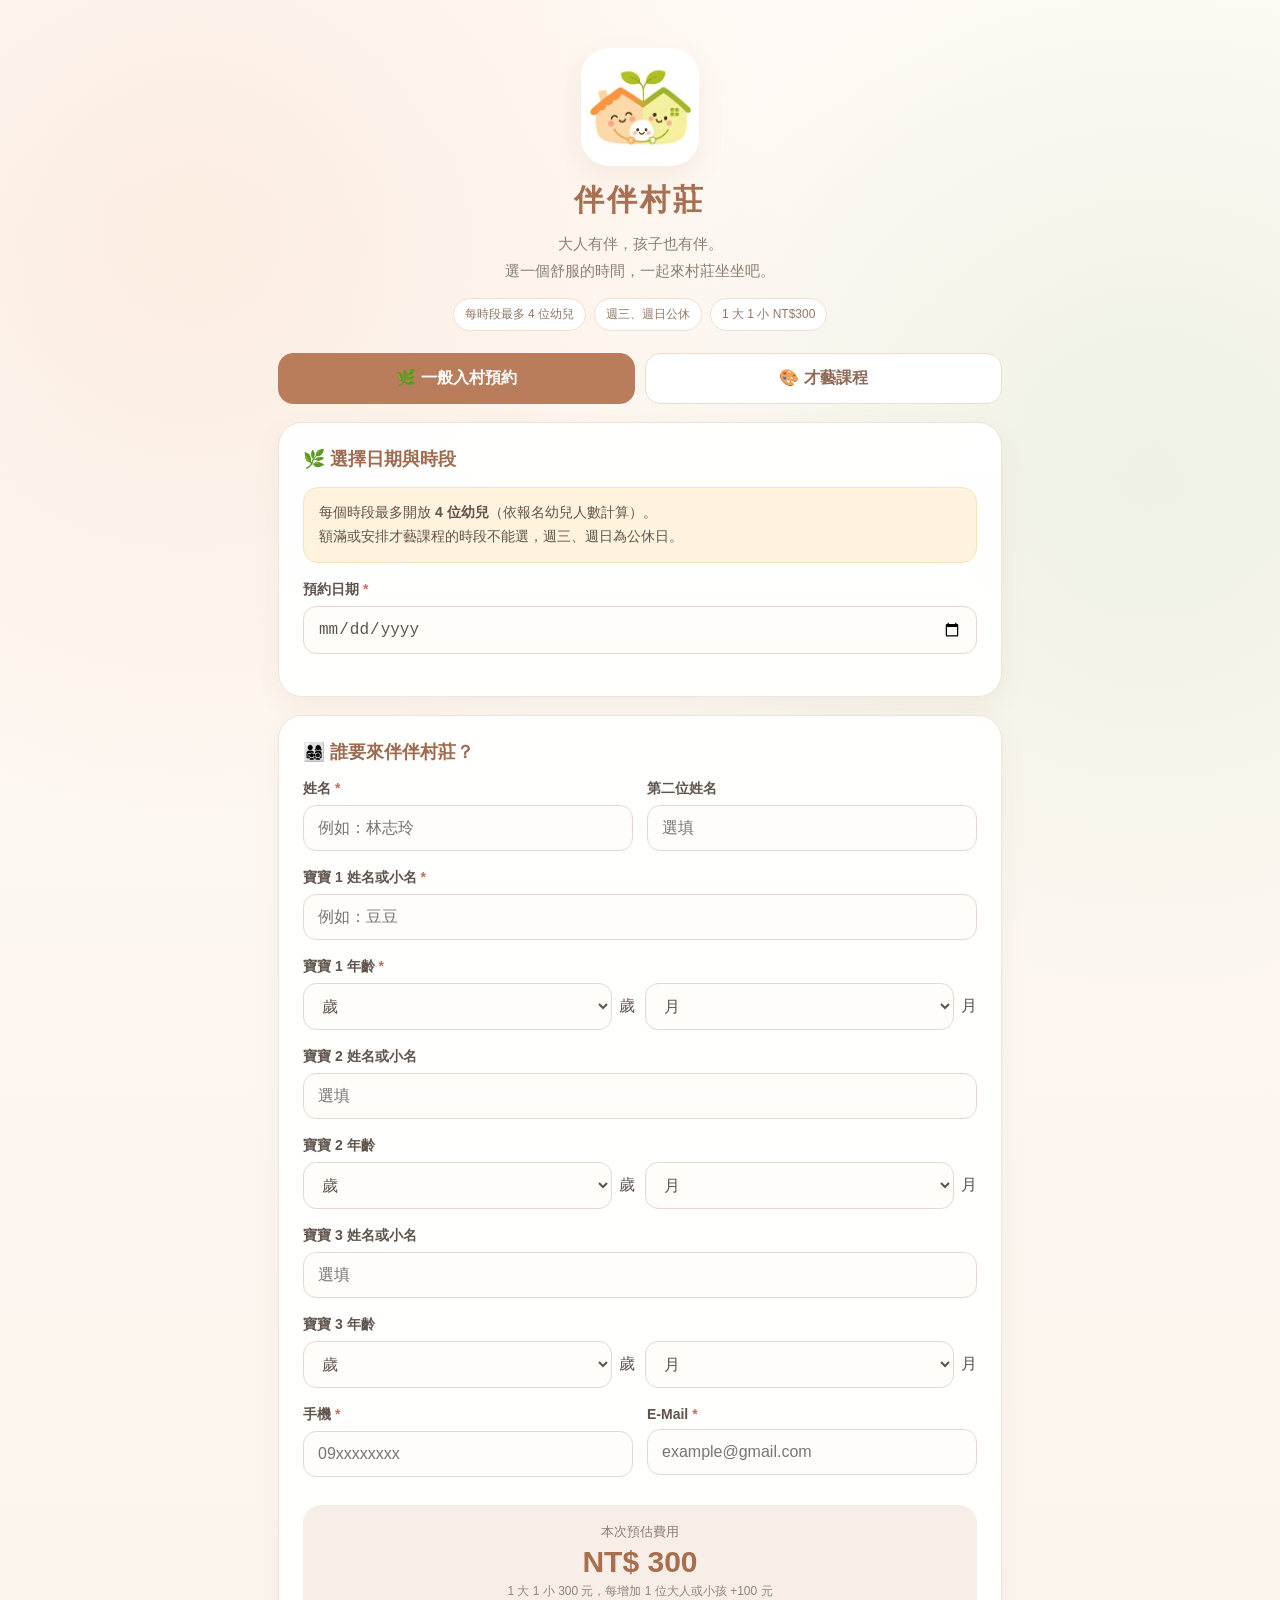
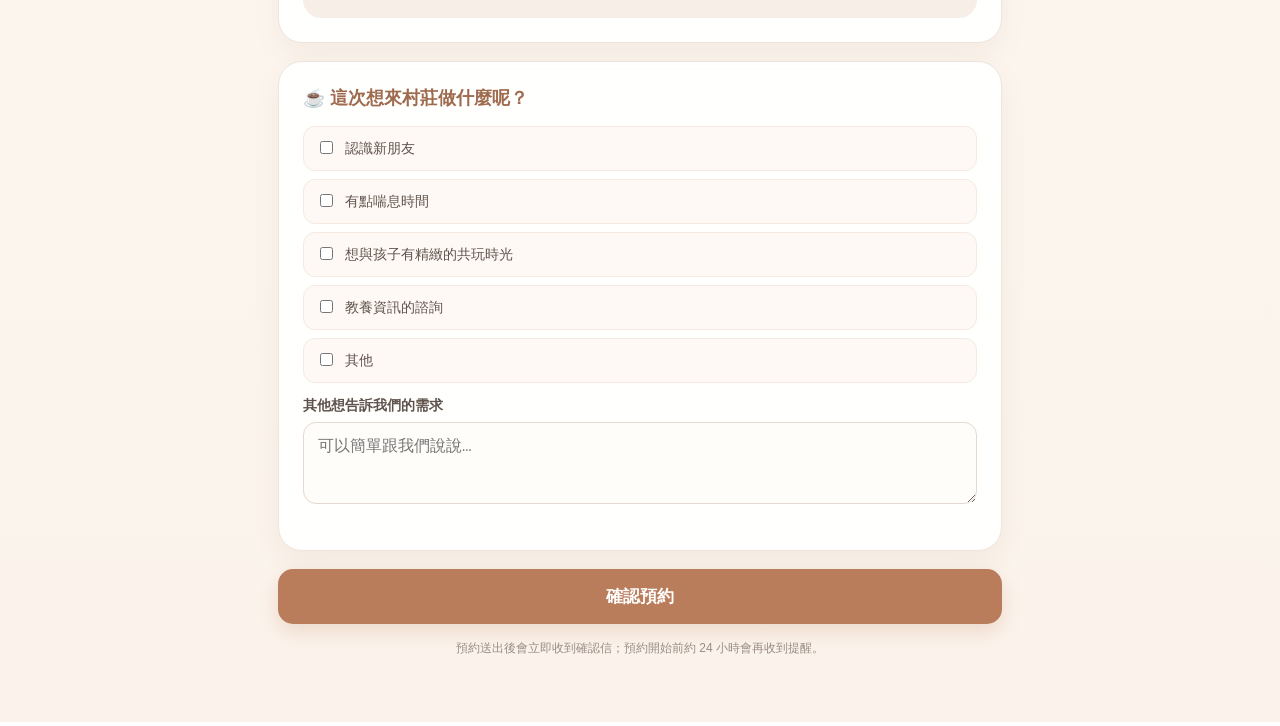
<file: index.html>
<!DOCTYPE html>
<html lang="zh-Hant">
<head>
<meta charset="UTF-8">
<meta name="viewport" content="width=device-width,initial-scale=1">
<title>伴伴村莊｜預約</title>
<link rel="icon" href="logo.jpg">
<link rel="stylesheet" href="style.css">
</head>
<body>
<div class="wrapper">
  <div class="hero">
    <img class="logo" src="logo.jpg" alt="伴伴村莊 Logo">
    <h1>伴伴村莊</h1>
    <div class="subtitle">大人有伴，孩子也有伴。<br>選一個舒服的時間，一起來村莊坐坐吧。</div>
    <div class="badges">
      <span class="badge" id="badgeCapacity">每時段最多 4 位幼兒</span>
      <span class="badge">週三、週日公休</span>
      <span class="badge">1 大 1 小 NT$300</span>
    </div>
  </div>

  <div id="bookingArea">
    <div class="tabs">
      <button type="button" class="tab active" id="tabGeneral" onclick="switchMode('general')">🌿 一般入村預約</button>
      <button type="button" class="tab" id="tabCourse" onclick="switchMode('course')">🎨 才藝課程</button>
    </div>

    <!-- 一般預約：日期與時段 -->
    <div class="card" id="generalPick">
      <div class="section-title">🌿 選擇日期與時段</div>
      <div class="notice" id="generalNotice">每個時段最多開放 <strong>4 位幼兒</strong>（依報名幼兒人數計算）。<br>額滿或安排才藝課程的時段不能選，週三、週日為公休日。</div>
      <div class="field">
        <label>預約日期 <span class="required">*</span></label>
        <input type="date" id="bookingDate" onchange="loadAvailability()">
      </div>
      <div id="dateMessage"></div>
      <div id="slots" class="slots"></div>
    </div>

    <!-- 才藝課程：選課 -->
    <div class="card hidden" id="coursePick">
      <div class="section-title">🎨 選擇才藝課程</div>
      <div class="notice">課程名額以<strong>幼兒人數</strong>計算，費用依報名幼兒人數計算，陪同大人不另收費。</div>
      <div id="courseList" class="course-list"><div class="loading-box">正在讀取課程……</div></div>
    </div>

    <!-- 共用：報名資料 -->
    <div class="card">
      <div class="section-title">👨‍👩‍👧‍👦 誰要來伴伴村莊？</div>
      <div class="grid2">
        <div class="field"><label>姓名 <span class="required">*</span></label><input id="parent1" placeholder="例如：林志玲" maxlength="50"></div>
        <div class="field"><label>第二位姓名</label><input id="parent2" placeholder="選填" maxlength="50" oninput="updatePrice()"></div>
      </div>

      <div class="field"><label>寶寶 1 姓名或小名 <span class="required">*</span></label><input id="baby1" placeholder="例如：豆豆" maxlength="30" oninput="updatePrice()"></div>
      <div class="field"><label>寶寶 1 年齡 <span class="required">*</span></label><div class="age-selects"><div class="age-select-wrap"><select id="baby1AgeY"></select><span>歲</span></div><div class="age-select-wrap"><select id="baby1AgeM"></select><span>月</span></div></div></div>

      <div class="field"><label>寶寶 2 姓名或小名</label><input id="baby2" placeholder="選填" maxlength="30" oninput="updatePrice()"></div>
      <div class="field"><label>寶寶 2 年齡</label><div class="age-selects"><div class="age-select-wrap"><select id="baby2AgeY"></select><span>歲</span></div><div class="age-select-wrap"><select id="baby2AgeM"></select><span>月</span></div></div></div>

      <div class="field"><label>寶寶 3 姓名或小名</label><input id="baby3" placeholder="選填" maxlength="30" oninput="updatePrice()"></div>
      <div class="field"><label>寶寶 3 年齡</label><div class="age-selects"><div class="age-select-wrap"><select id="baby3AgeY"></select><span>歲</span></div><div class="age-select-wrap"><select id="baby3AgeM"></select><span>月</span></div></div></div>

      <div class="grid2">
        <div class="field"><label>手機 <span class="required">*</span></label><input id="phone" type="tel" placeholder="09xxxxxxxx" maxlength="20"></div>
        <div class="field"><label>E-Mail <span class="required">*</span></label><input id="email" type="email" placeholder="example@gmail.com" maxlength="100"></div>
      </div>

      <div class="price-box">
        <div style="font-size:13px;color:#8d7d73">本次預估費用</div>
        <div class="price" id="price">NT$ 300</div>
        <div style="font-size:12px;color:#94847b" id="priceRule">1 大 1 小 300 元，每增加 1 位大人或小孩 +100 元</div>
      </div>
    </div>

    <div class="card">
      <div class="section-title">☕ 這次想來村莊做什麼呢？</div>
      <div class="checkbox-item"><input type="checkbox" class="need" value="認識新朋友" id="need1"><label for="need1">認識新朋友</label></div>
      <div class="checkbox-item"><input type="checkbox" class="need" value="有點喘息時間" id="need2"><label for="need2">有點喘息時間</label></div>
      <div class="checkbox-item"><input type="checkbox" class="need" value="想與孩子有精緻的共玩時光" id="need3"><label for="need3">想與孩子有精緻的共玩時光</label></div>
      <div class="checkbox-item"><input type="checkbox" class="need" value="教養資訊的諮詢" id="need4"><label for="need4">教養資訊的諮詢</label></div>
      <div class="checkbox-item"><input type="checkbox" class="need" value="其他" id="need5"><label for="need5">其他</label></div>
      <div class="field" style="margin-top:14px"><label>其他想告訴我們的需求</label><textarea id="otherNeed" rows="3" maxlength="1000" placeholder="可以簡單跟我們說說…"></textarea></div>
    </div>

    <button id="submitBtn" onclick="submitBooking()">確認預約</button>
    <div id="submitMessage" class="message"></div>
    <div style="text-align:center;font-size:12px;color:#9a8c83;margin-top:14px;line-height:1.6">預約送出後會立即收到確認信；預約開始前約 24 小時會再收到提醒。</div>
  </div>

  <div id="successArea" class="success-box hidden">
    <div style="font-size:52px">🌷</div>
    <h2 style="color:#a96e4e" id="successTitle">預約成功！</h2>
    <p>我們已經收到你的預約，<br>預約確認信也已寄到你的 Email。</p>
    <div id="successInfo" class="notice"></div>
    <p style="font-size:14px;color:#887970">確認信中會有「查看／管理我的預約」，可查看內容並選擇保留或取消；預約開始前約 24 小時也會再寄提醒。</p>
    <button type="button" class="secondary-btn" onclick="location.reload()">再預約一筆</button>
  </div>
</div>

<script src="config.js"></script>
<script src="common.js"></script>
<script>
var CFG = { maxBookings:4, capacityUnit:'child', basePrice:300, extraPrice:100 };
var selectedSlotRemaining = 99;
var mode = 'general';
var selectedSlot = '';
var selectedCourse = null;
var courses = [];
var coursesLoaded = false;

/* ---------- 初始化 ---------- */
function initAgeSelects() {
  ['baby1','baby2','baby3'].forEach(function (p) {
    var y = document.getElementById(p + 'AgeY'), m = document.getElementById(p + 'AgeM');
    var yh = '<option value="">歲</option>', mh = '<option value="">月</option>';
    for (var i = 0; i <= 18; i++) yh += '<option value="' + i + '">' + i + '</option>';
    for (var j = 0; j <= 11; j++) mh += '<option value="' + j + '">' + j + '</option>';
    y.innerHTML = yh; m.innerHTML = mh;
  });
}

function localToday() {
  var t = new Date();
  return t.getFullYear() + '-' + String(t.getMonth() + 1).padStart(2, '0') + '-' + String(t.getDate()).padStart(2, '0');
}

function applyConfig() {
  var unit = CFG.capacityUnit === 'child' ? '位幼兒' : '組';
  document.getElementById('badgeCapacity').innerText = '每時段最多 ' + CFG.maxBookings + ' ' + unit;
  document.getElementById('generalNotice').innerHTML =
    '每個時段最多開放 <strong>' + CFG.maxBookings + (CFG.capacityUnit === 'child' ? ' 位幼兒</strong>（依報名幼兒人數計算）' : ' 組親子</strong>') + '。<br>額滿或安排才藝課程的時段不能選，週三、週日為公休日。';
  updatePrice();
}

function loadConfig() {
  api('config').then(function (r) {
    if (r && r.success) {
      CFG = r;
      if (r.today) document.getElementById('bookingDate').min = r.today;
      applyConfig();
    }
  }).catch(function () { /* 用預設值即可 */ });
}

/* ---------- 切換一般／課程 ---------- */
function switchMode(m) {
  mode = m;
  document.getElementById('tabGeneral').classList.toggle('active', m === 'general');
  document.getElementById('tabCourse').classList.toggle('active', m === 'course');
  document.getElementById('generalPick').classList.toggle('hidden', m !== 'general');
  document.getElementById('coursePick').classList.toggle('hidden', m !== 'course');
  document.getElementById('submitBtn').innerText = m === 'course' ? '確認報名' : '確認預約';
  document.getElementById('submitMessage').innerText = '';
  if (m === 'course' && !coursesLoaded) loadCourses();
  updatePrice();
}

/* ---------- 一般時段 ---------- */
function loadAvailability() {
  var d = document.getElementById('bookingDate').value;
  var box = document.getElementById('slots'), msg = document.getElementById('dateMessage');
  selectedSlot = '';
  msg.innerHTML = '';
  if (!d) { box.innerHTML = ''; return; }
  box.innerHTML = '<div class="loading-box">正在確認名額……</div>';

  api('availability', { date:d }).then(function (r) {
    if (document.getElementById('bookingDate').value !== d) return;
    showAvailability(r);
  }).catch(function (err) {
    box.innerHTML = '';
    msg.innerHTML = '<div class="error-box">' + escapeHtml(err.message) + '<br><button class="link-btn" onclick="loadAvailability()">重新讀取</button></div>';
  });
}

function showAvailability(r) {
  var c = document.getElementById('slots'), m = document.getElementById('dateMessage');
  c.innerHTML = ''; m.innerHTML = '';

  if (!r || !r.success) {
    m.innerHTML = '<div class="notice">' + escapeHtml(r && r.message ? r.message : '讀取失敗，請稍後再試。') + '</div>';
    return;
  }

  var unit = r.unitLabel || '組';

  r.slots.forEach(function (item) {
    var d = document.createElement('div');
    var off = item.full || item.closed;
    d.className = 'slot' + (item.closed ? ' closed' : item.full ? ' disabled' : '');
    var p = Math.min(100, item.count / item.capacity * 100);
    var label = item.closed
      ? (item.course ? '已安排' + escapeHtml(item.closedReason) : '臨時暫停開放' + (item.closedReason ? '（' + escapeHtml(item.closedReason) + '）' : ''))
      : (item.full ? '已額滿 ' : '目前 ') + item.count + ' / ' + item.capacity + ' ' + unit;
    d.innerHTML = '<div class="slot-time">' + escapeHtml(item.slot) + '</div><div class="slot-count">' + label + '</div>' +
      (item.closed ? '' : '<div class="slot-bar"><span style="width:' + p + '%"></span></div>');
    if (!off) {
      d.onclick = function () {
        document.querySelectorAll('#slots .slot').forEach(function (x) { x.classList.remove('selected'); });
        d.classList.add('selected');
        selectedSlot = item.slot;
        selectedSlotRemaining = item.remaining;
      };
    }
    c.appendChild(d);
  });
}

/* ---------- 才藝課程 ---------- */
function loadCourses() {
  var box = document.getElementById('courseList');
  box.innerHTML = '<div class="loading-box">正在讀取課程……</div>';

  api('courses').then(function (r) {
    if (!r || !r.success) throw Object.assign(new Error((r && r.message) || '讀取失敗'), { isApi:true });
    coursesLoaded = true;
    courses = r.courses || [];
    renderCourses();
  }).catch(function (err) {
    box.innerHTML = '<div class="error-box">' + escapeHtml(err.message) + '<br><button class="link-btn" onclick="loadCourses()">重新讀取</button></div>';
  });
}

function renderCourses() {
  var box = document.getElementById('courseList');
  box.innerHTML = '';

  if (!courses.length) {
    box.innerHTML = '<div class="notice" style="margin:0;text-align:center">目前沒有開放報名的課程，敬請期待 🌱</div>';
    return;
  }

  var wanted = qs('course');

  courses.forEach(function (c) {
    var d = document.createElement('div');
    d.className = 'course' + (c.full ? ' disabled' : '');
    d.innerHTML =
      '<div class="course-name">' + escapeHtml(c.name) +
        (c.full ? '<span class="course-tag full">已額滿</span>' : '<span class="course-tag">剩 ' + c.remaining + ' 位</span>') + '</div>' +
      '<div class="course-meta">📅 ' + escapeHtml(c.date) + weekdayText(c.date) + '　🕒 ' + escapeHtml(c.timeSlot) + '<br>' +
        '💰 每位幼兒 NT$ ' + c.price + '　👶 名額 ' + c.used + ' / ' + c.capacity + ' 位幼兒</div>' +
      (c.description ? '<div class="course-desc">' + escapeHtml(c.description) + '</div>' : '');

    if (!c.full) {
      d.onclick = function () { selectCourse(c, d); };
      if (wanted && wanted === c.id) setTimeout(function () { selectCourse(c, d); }, 0);
    }
    box.appendChild(d);
  });
}

function selectCourse(c, el) {
  document.querySelectorAll('#courseList .course').forEach(function (x) { x.classList.remove('selected'); });
  el.classList.add('selected');
  selectedCourse = c;
  updatePrice();
}

/* ---------- 價格 ---------- */
function childrenCount() {
  return ['baby1','baby2','baby3'].filter(function (id) { return document.getElementById(id).value.trim(); }).length || 1;
}

function updatePrice() {
  var priceEl = document.getElementById('price'), rule = document.getElementById('priceRule');

  if (mode === 'course') {
    var kids = childrenCount();
    if (selectedCourse) {
      priceEl.innerText = 'NT$ ' + (selectedCourse.price * kids);
      rule.innerText = '每位幼兒 NT$ ' + selectedCourse.price + ' × ' + kids + ' 位，陪同大人不另收費';
    } else {
      priceEl.innerText = 'NT$ —';
      rule.innerText = '請先選擇課程';
    }
    return;
  }

  var n = 2;
  if (document.getElementById('parent2').value.trim()) n++;
  if (document.getElementById('baby2').value.trim()) n++;
  if (document.getElementById('baby3').value.trim()) n++;
  priceEl.innerText = 'NT$ ' + (CFG.basePrice + Math.max(0, n - 2) * CFG.extraPrice);
  rule.innerText = '1 大 1 小 ' + CFG.basePrice + ' 元，每增加 1 位大人或小孩 +' + CFG.extraPrice + ' 元';
}

/* ---------- 送出 ---------- */
function val(id) { return document.getElementById(id).value.trim(); }

function submitBooking() {
  var msg = document.getElementById('submitMessage');
  var err = function (t) { msg.innerText = t; alert(t); };

  if (mode === 'general') {
    if (!val('bookingDate')) return err('請選擇預約日期');
    if (!selectedSlot) return err('請選擇預約時段');
    if (CFG.capacityUnit === 'child' && childrenCount() > selectedSlotRemaining) {
      return err('這個時段只剩 ' + selectedSlotRemaining + ' 位幼兒名額，請調整人數或改選其他時段');
    }
  } else {
    if (!selectedCourse) return err('請選擇要報名的課程');
  }

  if (!val('parent1')) return err('請填寫姓名');
  if (!val('baby1')) return err('請填寫寶寶姓名或小名');
  if (val('baby1AgeY') === '' || val('baby1AgeM') === '') return err('請選擇寶寶 1 的年齡（歲與月）');
  if (val('baby2') && (val('baby2AgeY') === '' || val('baby2AgeM') === '')) return err('有填寫寶寶 2 時，也請選擇寶寶 2 的年齡');
  if (val('baby3') && (val('baby3AgeY') === '' || val('baby3AgeM') === '')) return err('有填寫寶寶 3 時，也請選擇寶寶 3 的年齡');
  if (!val('phone')) return err('請填寫手機');
  if (!val('email')) return err('請填寫 Email');
  if (!/^[^\s@]+@[^\s@]+\.[^\s@]+$/.test(val('email'))) return err('Email 格式似乎不正確');

  if (mode === 'course' && childrenCount() > selectedCourse.remaining) {
    return err('這堂課程只剩 ' + selectedCourse.remaining + ' 位幼兒名額，請調整報名人數');
  }

  var b2 = val('baby2'), b3 = val('baby3');
  var data = {
    type: mode,
    courseId: mode === 'course' ? selectedCourse.id : '',
    date: mode === 'general' ? val('bookingDate') : '',
    timeSlot: mode === 'general' ? selectedSlot : '',
    parent1: val('parent1'), parent2: val('parent2'),
    baby1: val('baby1'), baby2: b2, baby3: b3,
    baby1AgeY: val('baby1AgeY'), baby1AgeM: val('baby1AgeM'),
    baby2AgeY: b2 ? val('baby2AgeY') : '', baby2AgeM: b2 ? val('baby2AgeM') : '',
    baby3AgeY: b3 ? val('baby3AgeY') : '', baby3AgeM: b3 ? val('baby3AgeM') : '',
    phone: val('phone'), email: val('email'),
    needs: Array.from(document.querySelectorAll('.need:checked')).map(function (x) { return x.value; }),
    otherNeed: val('otherNeed')
  };

  var btn = document.getElementById('submitBtn');
  var label = btn.innerText;
  btn.disabled = true;
  btn.innerText = '正在幫你預約……';
  msg.innerText = '';

  api('submitBooking', { data:data }).then(function (r) {
    btn.disabled = false;
    btn.innerText = label;

    if (!r || !r.success) {
      msg.innerText = (r && r.message) || '預約發生錯誤，請稍後再試。';
      if (mode === 'general') loadAvailability(); else loadCourses();
      return;
    }

    document.getElementById('bookingArea').classList.add('hidden');
    document.getElementById('successArea').classList.remove('hidden');
    document.getElementById('successTitle').innerText = r.type === '課程' ? '課程報名成功！' : '預約成功！';
    document.getElementById('successInfo').innerHTML =
      (r.courseName ? '課程：<strong>' + escapeHtml(r.courseName) + '</strong><br>' : '') +
      '日期：<strong>' + escapeHtml(r.date) + weekdayText(r.date) + ' ' + escapeHtml(r.timeSlot) + '</strong><br>' +
      '預約編號：<strong>' + escapeHtml(r.bookingId) + '</strong><br>' +
      '預估費用：<strong>NT$ ' + r.totalPrice + '</strong>';
    window.scrollTo(0, 0);

  }).catch(function (e) {
    btn.disabled = false;
    btn.innerText = label;
    msg.innerText = e.message + '（如果不確定是否預約成功，請先檢查 Email 信箱，避免重複預約）';
  });
}

/* ---------- 啟動 ---------- */
initAgeSelects();
document.getElementById('bookingDate').min = localToday();
updatePrice();
loadConfig();
if (qs('course') || qs('tab') === 'course') switchMode('course');
</script>
</body>
</html>
</file>
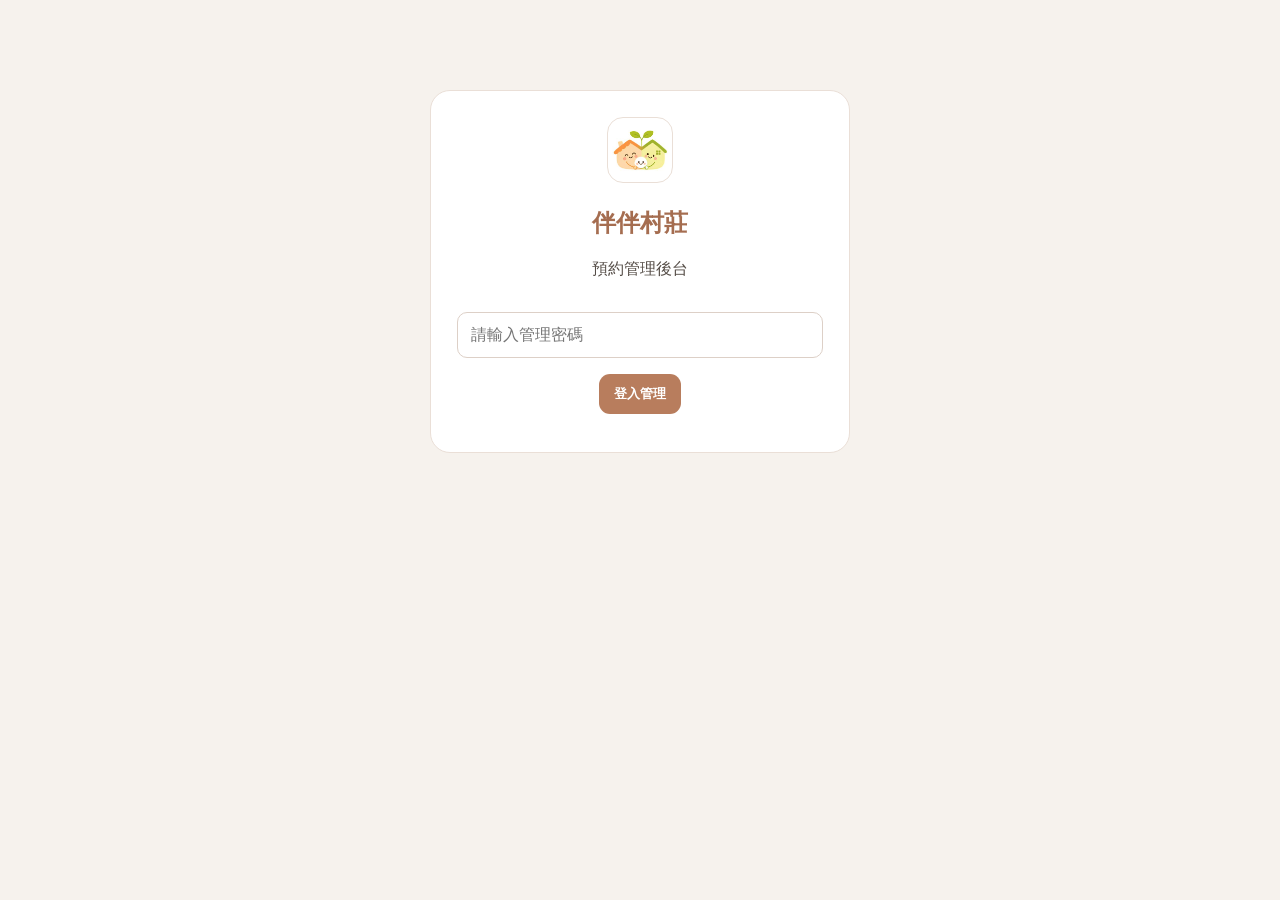
<file: admin.html>
<!DOCTYPE html>
<html lang="zh-Hant">
<head>
<meta charset="UTF-8">
<meta name="viewport" content="width=device-width,initial-scale=1">
<meta name="robots" content="noindex,nofollow">
<title>伴伴村莊｜預約管理</title>
<link rel="icon" href="logo.jpg">
<link rel="stylesheet" href="admin.css">
</head>
<body>

<div id="loginArea" class="login">
  <img class="logo" src="logo.jpg" alt="伴伴村莊 Logo">
  <h2 style="color:#a56d50">伴伴村莊</h2>
  <p>預約管理後台</p>
  <input id="password" type="password" placeholder="請輸入管理密碼" autocomplete="current-password">
  <button class="btn" id="loginBtn" onclick="login()">登入管理</button>
  <div id="loginMessage" style="margin-top:12px;color:#b56f65;line-height:1.6"></div>
</div>

<div id="adminArea" class="container hidden">
  <div class="header">
    <div class="brand-wrap">
      <img class="logo" src="logo.jpg" alt="伴伴村莊 Logo">
      <div class="brand"><h1>伴伴村莊｜預約管理</h1><p>預約、課程、臨時店休與現場收款</p></div>
    </div>
    <div style="display:flex;gap:8px">
      <button class="btn secondary" onclick="refreshCurrent()">重新整理</button>
      <button class="btn secondary" onclick="logout()">登出</button>
    </div>
  </div>

  <div class="admin-tabs">
    <button class="admin-tab active" data-tab="calendar" onclick="switchTab('calendar')">📅 預約月曆</button>
    <button class="admin-tab" data-tab="courses" onclick="switchTab('courses')">🎨 才藝課程</button>
    <button class="admin-tab" data-tab="closures" onclick="switchTab('closures')">🚧 臨時店休</button>
    <button class="admin-tab" data-tab="create" onclick="switchTab('create')">➕ 新增預約</button>
  </div>

  <!-- ============ 預約月曆 ============ -->
  <div id="panel-calendar">
    <div class="stats">
      <div class="stat"><div class="stat-label">本月有效預約</div><div class="stat-value" id="activeCount">0</div></div>
      <div class="stat"><div class="stat-label">本月應收</div><div class="stat-value" id="expectedRevenue">NT$ 0</div></div>
      <div class="stat"><div class="stat-label">已收款</div><div class="stat-value green" id="paidRevenue">NT$ 0</div></div>
      <div class="stat"><div class="stat-label">未收款</div><div class="stat-value red" id="unpaidRevenue">NT$ 0</div></div>
      <div class="stat"><div class="stat-label">本月取消</div><div class="stat-value" id="cancelledCount">0</div></div>
    </div>
    <div class="card">
      <div class="toolbar">
        <div class="month-nav">
          <button class="btn secondary" onclick="previousMonth()">‹ 上個月</button>
          <div id="monthTitle" class="month-title"></div>
          <button class="btn secondary" onclick="nextMonth()">下個月 ›</button>
        </div>
        <div class="legend">
          <span><i class="dot empty"></i> 尚無預約</span>
          <span><i class="dot open"></i> 尚有名額</span>
          <span><i class="dot full"></i> 已額滿</span>
          <span><i class="dot course"></i> 才藝課程</span>
          <span><i class="dot off"></i> 臨時店休</span>
          <span><i class="dot closed"></i> 公休</span>
        </div>
      </div>
      <div class="week"><div>日</div><div>一</div><div>二</div><div>三</div><div>四</div><div>五</div><div>六</div></div>
      <div id="calendar" class="calendar"></div>
    </div>
  </div>

  <!-- ============ 才藝課程 ============ -->
  <div id="panel-courses" class="hidden">
    <div class="card" style="margin-bottom:18px">
      <div class="panel-title" id="courseFormTitle">新增才藝課程</div>
      <input type="hidden" id="cId">
      <div class="form-grid">
        <div class="f span2"><label>課程名稱 *</label><input id="cName" maxlength="40" placeholder="例如：親子律動小教室"></div>
        <div class="f"><label>日期 *</label><input id="cDate" type="date"></div>
        <div class="f"><label>狀態</label><select id="cStatus"><option value="開放">開放報名</option><option value="關閉">關閉（前台不顯示）</option></select></div>
        <div class="f"><label>開始時間 *</label><input id="cStart" type="time" step="300"></div>
        <div class="f"><label>結束時間 *</label><input id="cEnd" type="time" step="300"></div>
        <div class="f"><label>每位幼兒收費 (NT$) *</label><input id="cPrice" type="number" min="0" step="10"></div>
        <div class="f"><label>名額（幼兒人數）*</label><input id="cCapacity" type="number" min="1" max="50" step="1"></div>
        <div class="f span4"><label>課程說明（選填，會顯示在前台）</label><textarea id="cDesc" rows="2" maxlength="300" placeholder="例如：適合 1–3 歲，請穿著方便活動的衣服"></textarea></div>
      </div>
      <div class="form-actions">
        <button class="btn" id="courseSaveBtn" onclick="saveCourse()">儲存課程</button>
        <button class="btn light hidden" id="courseCancelEdit" onclick="resetCourseForm()">取消編輯</button>
      </div>
      <div class="form-msg" id="courseMsg"></div>
    </div>

    <div class="card">
      <div class="panel-title">課程列表</div>
      <div id="courseList" class="list"><div class="empty-note">載入中……</div></div>
    </div>
  </div>

  <!-- ============ 臨時店休 ============ -->
  <div id="panel-closures" class="hidden">
    <div class="card" style="margin-bottom:18px">
      <div class="panel-title">設定臨時店休</div>
      <div class="form-grid">
        <div class="f"><label>日期 *</label><input id="xDate" type="date" onchange="previewClosure()"></div>
        <div class="f"><label>範圍 *</label><select id="xSlot" onchange="previewClosure()"></select></div>
        <div class="f span2"><label>原因（會寫在取消通知信裡）</label><input id="xReason" maxlength="60" placeholder="例如：颱風停班、場地整修"></div>
      </div>
      <div id="xAffected"></div>
      <div class="form-actions"><button class="btn" id="closureBtn" onclick="addClosure()">設定店休</button></div>
      <div class="form-msg" id="closureMsg"></div>
    </div>

    <div class="card">
      <div class="panel-title">即將到來的臨時店休</div>
      <div id="closureList" class="list"><div class="empty-note">載入中……</div></div>
    </div>
  </div>

  <!-- ============ 手動新增預約 ============ -->
  <div id="panel-create" class="hidden">
    <div class="card">
      <div class="panel-title">手動新增預約（LINE／電話／口頭）</div>
      <div class="form-grid">
        <div class="f"><label>預約類型 *</label><select id="nType" onchange="onCreateTypeChange()"><option value="general">一般入村預約</option><option value="course">才藝課程</option></select></div>
        <div class="f"><label>預約來源 *</label><select id="nSource"><option>LINE</option><option>電話</option><option>口頭</option><option>其他</option></select></div>
        <div class="f nGeneral"><label>日期 *</label><input id="nDate" type="date" onchange="loadCreateSlots()"></div>
        <div class="f nGeneral"><label>時段 *</label><select id="nSlot"></select></div>
        <div class="f span2 nCourse hidden"><label>課程 *</label><select id="nCourse"></select></div>
        <div class="f span4" id="nSlotInfo" style="font-size:13px;color:#86776d"></div>
        <div class="f"><label>家長姓名 *</label><input id="nParent1" maxlength="50"></div>
        <div class="f"><label>第二位家長</label><input id="nParent2" maxlength="50"></div>
        <div class="f"><label>手機</label><input id="nPhone" type="tel" maxlength="20" placeholder="手機或 Email 至少填一項"></div>
        <div class="f"><label>Email</label><input id="nEmail" type="email" maxlength="100" placeholder="有填才會寄確認信"></div>
        <div class="f"><label>寶寶 1 姓名 *</label><input id="nBaby1" maxlength="30"></div>
        <div class="f"><label>寶寶 1 年齡（選填）</label><div style="display:flex;gap:6px"><select id="nBaby1AgeY"></select><select id="nBaby1AgeM"></select></div></div>
        <div class="f"><label>寶寶 2 姓名</label><input id="nBaby2" maxlength="30"></div>
        <div class="f"><label>寶寶 2 年齡（選填）</label><div style="display:flex;gap:6px"><select id="nBaby2AgeY"></select><select id="nBaby2AgeM"></select></div></div>
        <div class="f"><label>寶寶 3 姓名</label><input id="nBaby3" maxlength="30"></div>
        <div class="f"><label>寶寶 3 年齡（選填）</label><div style="display:flex;gap:6px"><select id="nBaby3AgeY"></select><select id="nBaby3AgeM"></select></div></div>
        <div class="f"><label>自訂應收金額（選填）</label><input id="nPrice" type="number" min="0" step="10" placeholder="留白＝依規則自動計算"></div>
        <div class="f"><label>備註</label><input id="nNote" maxlength="200"></div>
      </div>
      <div class="checks">
        <label><input type="checkbox" id="nSendEmail" checked> 有填 Email 時，寄確認信給家長（信中有「管理我的預約」連結）</label>
        <label><input type="checkbox" id="nNotifyLine" checked> 推送 LINE 群組通知</label>
        <label><input type="checkbox" id="nForce"> 忽略名額／公休／店休／課程時段限制，強制新增</label>
      </div>
      <div class="form-actions"><button class="btn" id="createBtn" onclick="adminCreate()">新增預約</button><button class="btn light" onclick="resetCreateForm()">清空</button></div>
      <div class="form-msg" id="createMsg"></div>
    </div>
  </div>
</div>

<div id="overlay" class="overlay" onclick="overlayClick(event)">
  <div class="modal">
    <div class="modal-header">
      <div><h2 id="modalTitle"></h2><div id="modalSubtitle" style="color:#8c7e75;font-size:13px;margin-top:5px"></div></div>
      <button class="close" onclick="closeModal()">關閉</button>
    </div>
    <div id="modalContent"></div>
  </div>
</div>

<script src="config.js"></script>
<script src="common.js"></script>
<script>
var adminPassword = '';
var currentDate = new Date();
var currentTab = 'calendar';
var month = { bookings:[], courses:[], closures:[], slots:[], maxBookings:4, capacityUnit:'group', closedWeekdays:[0,3] };
var adminCourses = [];
var WHOLE_DAY = '整天';
var SLOTS = ['09:30-11:00','12:30-14:00','14:30-16:00','19:00-20:30'];

/* ---------- 共用 ---------- */
function $(id) { return document.getElementById(id); }
function safe(v) { return escapeHtml(v); }
function money(v) { return 'NT$ ' + Number(v || 0).toLocaleString('zh-TW'); }
function fmt(d) { return d.getFullYear() + '-' + String(d.getMonth() + 1).padStart(2, '0') + '-' + String(d.getDate()).padStart(2, '0'); }
function setMsg(id, text, ok) { var el = $(id); el.className = 'form-msg ' + (ok ? 'ok' : 'err'); el.innerText = text || ''; }

function adminApi(action, payload) {
  return api(action, Object.assign({ password:adminPassword }, payload || {})).then(function (r) {
    if (r && !r.success && /沒有管理權限/.test(r.message || '')) { logout(); throw Object.assign(new Error(r.message), { isApi:true }); }
    return r;
  });
}

function store(k, v) { try { v == null ? sessionStorage.removeItem(k) : sessionStorage.setItem(k, v); } catch (e) {} }
function load(k) { try { return sessionStorage.getItem(k) || ''; } catch (e) { return ''; } }

/* ---------- 登入 ---------- */
function login(saved) {
  var p = saved || $('password').value;
  if (!p) return;
  var btn = $('loginBtn');
  btn.disabled = true; btn.innerText = '登入中……';
  $('loginMessage').innerText = '';

  api('adminLogin', { password:p }).then(function (r) {
    btn.disabled = false; btn.innerText = '登入管理';
    if (!r.success) { $('loginMessage').innerText = r.message || '登入失敗'; store('bb_admin', null); return; }
    adminPassword = p;
    store('bb_admin', p);
    $('loginArea').classList.add('hidden');
    $('adminArea').classList.remove('hidden');
    initClosureSlots();
    switchTab('calendar');
  }).catch(function (e) {
    btn.disabled = false; btn.innerText = '登入管理';
    $('loginMessage').innerText = '登入失敗：' + e.message;
  });
}

function logout() {
  adminPassword = '';
  store('bb_admin', null);
  $('adminArea').classList.add('hidden');
  $('loginArea').classList.remove('hidden');
  $('password').value = '';
}

$('password').addEventListener('keydown', function (e) { if (e.key === 'Enter') login(); });

/* ---------- 分頁 ---------- */
function switchTab(tab) {
  currentTab = tab;
  document.querySelectorAll('.admin-tab').forEach(function (b) { b.classList.toggle('active', b.dataset.tab === tab); });
  ['calendar','courses','closures','create'].forEach(function (t) { $('panel-' + t).classList.toggle('hidden', t !== tab); });
  refreshCurrent();
}

function refreshCurrent() {
  if (currentTab === 'calendar') loadMonth();
  else if (currentTab === 'courses') loadCourses();
  else if (currentTab === 'closures') loadClosures();
  else initCreateForm();
}

/* ================= 預約月曆 ================= */
function previousMonth() { currentDate = new Date(currentDate.getFullYear(), currentDate.getMonth() - 1, 1); loadMonth(); }
function nextMonth() { currentDate = new Date(currentDate.getFullYear(), currentDate.getMonth() + 1, 1); loadMonth(); }

function loadMonth() {
  var y = currentDate.getFullYear(), m = currentDate.getMonth() + 1, ms = y + '-' + String(m).padStart(2, '0');
  $('monthTitle').innerText = y + ' 年 ' + m + ' 月';
  $('calendar').innerHTML = '<div class="empty-note" style="grid-column:1/-1">載入中……</div>';

  adminApi('adminMonth', { month:ms }).then(function (r) {
    if (!r || !r.success) { $('calendar').innerHTML = '<div class="empty-note" style="grid-column:1/-1">讀取失敗：' + safe(r && r.message) + '</div>'; return; }
    month = r;
    SLOTS = r.slots;
    renderSummary(r.summary);
    renderCalendar();
  }).catch(function (e) {
    $('calendar').innerHTML = '<div class="empty-note" style="grid-column:1/-1">讀取失敗：' + safe(e.message) + '</div>';
  });
}

function renderSummary(s) {
  $('activeCount').innerText = s.activeCount;
  $('expectedRevenue').innerText = money(s.expectedRevenue);
  $('paidRevenue').innerText = money(s.paidRevenue);
  $('unpaidRevenue').innerText = money(s.unpaidRevenue);
  $('cancelledCount').innerText = s.cancelledCount;
}

function closuresOn(ds) {
  var whole = null, slots = {};
  month.closures.forEach(function (c) {
    if (c.date !== ds) return;
    if (c.slot === WHOLE_DAY) whole = c; else slots[c.slot] = c;
  });
  return { whole:whole, slots:slots };
}

function slotUsage(list) {
  return list.reduce(function (n, b) { return n + (month.capacityUnit === 'child' ? (b.childrenCount || 1) : 1); }, 0);
}

function renderCalendar() {
  var c = $('calendar'); c.innerHTML = '';
  var y = currentDate.getFullYear(), m = currentDate.getMonth(), first = new Date(y, m, 1), last = new Date(y, m + 1, 0);

  for (var i = 0; i < first.getDay(); i++) { var e = document.createElement('div'); e.className = 'day'; e.style.visibility = 'hidden'; c.appendChild(e); }

  var today = fmt(new Date());
  var unit = month.capacityUnit === 'child' ? '' : '';

  for (var d = 1; d <= last.getDate(); d++) {
    (function (d) {
      var date = new Date(y, m, d), wd = date.getDay(), ds = fmt(date);
      var box = document.createElement('div'); box.className = 'day';
      if (ds === today) box.classList.add('today');
      var n = document.createElement('div'); n.className = 'day-number'; n.innerText = d; box.appendChild(n);

      var cl = closuresOn(ds);
      var dayCourses = month.courses.filter(function (x) { return x.date === ds; });
      var weekly = month.closedWeekdays.indexOf(wd) >= 0;

      if (cl.whole) {
        box.classList.add('closed');
        var b = document.createElement('div'); b.className = 'closure-banner';
        b.innerText = '🚧 臨時店休' + (cl.whole.reason ? '：' + cl.whole.reason : '');
        box.appendChild(b);
      } else if (weekly && !dayCourses.length) {
        box.classList.add('closed');
        var x = document.createElement('div'); x.className = 'closed-text'; x.innerText = '公休'; box.appendChild(x);
        c.appendChild(box);
        return;
      }

      if (!weekly) {
        SLOTS.forEach(function (slot) {
          var all = month.bookings.filter(function (b) { return b.date === ds && b.timeSlot === slot && b.type !== '課程'; });
          var active = all.filter(function (b) { return b.status === '已預約'; });
          var used = slotUsage(active);
          var off = cl.whole || cl.slots[slot];
          var courseBlock = courseOverlap(dayCourses, slot);
          var el = document.createElement('div');
          el.className = 'slot ' + (off || courseBlock ? 'off' : used === 0 ? 'empty' : used >= month.maxBookings ? 'full' : 'open');
          var names = active.length ? active.map(function (b) { return b.parent1; }).join('、') : (off ? '店休' : courseBlock ? '課程時段：' + courseBlock.name : '尚無預約');
          el.innerHTML = '<div class="slot-top"><span>' + slot.substring(0, 5) + (off ? ' 🚧' : courseBlock ? ' 🎨' : '') + '</span><span>' + used + '/' + month.maxBookings + '</span></div><div class="names">' + safe(names) + '</div>';
          el.onclick = function () { showBookings(ds, slot, null); };
          box.appendChild(el);
        });
      } else {
        var w = document.createElement('div'); w.className = 'closed-text'; w.innerText = '公休（僅課程）'; box.appendChild(w);
      }

      dayCourses.forEach(function (course) {
        var el = document.createElement('div');
        el.className = 'slot course' + (course.full ? ' full' : '');
        el.innerHTML = '<div class="slot-top"><span>🎨 ' + safe(course.startTime) + '</span><span>' + course.used + '/' + course.capacity + '</span></div><div class="names">' + safe(course.name) + (course.status === '關閉' ? '（關閉）' : '') + '</div>';
        el.onclick = function () { showBookings(ds, course.timeSlot, course); };
        box.appendChild(el);
      });

      c.appendChild(box);
    })(d);
  }
}

function courseOverlap(dayCourses, slot) {
  var p = slot.split('-');
  return dayCourses.find(function (c) {
    return (c.status === '開放' || c.used > 0) && p[0] < c.endTime && c.startTime < p[1];
  }) || null;
}

function showBookings(date, slot, course) {
  var bs = month.bookings.filter(function (b) {
    return course ? b.courseId === course.id : (b.date === date && b.timeSlot === slot && b.type !== '課程');
  });
  var active = bs.filter(function (b) { return b.status === '已預約'; });

  $('modalTitle').innerText = date + weekdayText(date) + '｜' + (course ? '🎨 ' + course.name + '｜' : '') + slot;
  $('modalSubtitle').innerText = course
    ? '已報名 ' + course.used + ' / ' + course.capacity + ' 位幼兒｜每位幼兒 ' + money(course.price)
    : '目前 ' + slotUsage(active) + ' / ' + month.maxBookings + (month.capacityUnit === 'child' ? ' 位幼兒' : ' 組');

  var c = $('modalContent'); c.innerHTML = '';
  if (!bs.length) c.innerHTML = '<div class="booking" style="text-align:center;color:#9a8d85">這個時段目前沒有預約。</div>';

  bs.forEach(function (b) {
    var d = document.createElement('div');
    d.className = 'booking ' + (b.status === '取消' ? 'cancelled' : '');
    var parents = [b.parent1, b.parent2].filter(Boolean).join('、');
    var babies = (b.babies || []).map(function (x) { return x.label; }).join('、');
    var confirmClass = b.attendanceConfirm === '保留' ? 'confirm' : b.attendanceConfirm === '取消' ? 'cancel' : '';
    var payClass = b.paymentStatus === '已收款' ? 'paid' : 'unpaid';

    d.innerHTML =
      '<div class="booking-title"><div class="booking-name">' + safe(b.parent1) + '</div><div class="tags">' +
        (b.type === '課程' ? '<span class="tag course">課程</span>' : '') +
        '<span class="tag ' + (b.status === '取消' ? 'cancel' : '') + '">' + safe(b.status) + '</span>' +
        '<span class="tag ' + confirmClass + '">' + safe(b.attendanceConfirm || '等待回覆') + '</span>' +
        '<span class="tag ' + payClass + '">' + safe(b.paymentStatus || '未收款') + '</span></div></div>' +
      '<div class="info-grid">' +
        '<div><strong>姓名：</strong>' + safe(parents || '-') + '</div>' +
        '<div><strong>寶寶：</strong>' + safe(babies || '-') + '</div>' +
        '<div><strong>手機：</strong>' + safe(b.phone) + '</div>' +
        '<div><strong>Email：</strong>' + safe(b.email) + '</div>' +
        '<div><strong>總人數：</strong>' + b.totalPeople + ' 人（幼兒 ' + b.childrenCount + ' 位）</div>' +
        '<div><strong>應收：</strong>' + money(b.totalPrice) + '</div>' +
        '<div><strong>24hr提醒：</strong>' + safe(b.reminderStatus || '未寄送') + '</div>' +
        '<div><strong>確認時間：</strong>' + safe(b.confirmedAt || '-') + '</div>' +
        '<div><strong>收款時間：</strong>' + safe(b.paymentAt || '-') + '</div>' +
        '<div><strong>來訪需求：</strong>' + safe(b.needs || '未填寫') + '</div>' +
        '<div><strong>其他：</strong>' + safe(b.otherNeed || '-') + '</div>' +
        '<div><strong>預約編號：</strong>' + safe(b.bookingId) + '</div>' +
        '<div><strong>預約來源：</strong>' + safe(b.source || '網站') + '</div>' +
      '</div>';

    if (b.status !== '取消') {
      var a = document.createElement('div'); a.className = 'payment-actions';
      var payBtn = document.createElement('button');
      payBtn.className = 'btn ' + (b.paymentStatus === '已收款' ? 'secondary' : 'paid');
      payBtn.innerText = b.paymentStatus === '已收款' ? '改回未收款' : '現場已收款';
      payBtn.onclick = function () { setPayment(b.bookingId, b.paymentStatus !== '已收款', payBtn); };
      var cancelBtn = document.createElement('button');
      cancelBtn.className = 'btn cancel'; cancelBtn.innerText = '取消預約';
      a.appendChild(payBtn); a.appendChild(cancelBtn); d.appendChild(a);

      var cb = document.createElement('div'); cb.className = 'admin-cancel-confirm hidden';
      cb.innerHTML = '<strong>確定要取消這筆預約嗎？取消後會寄信通知家長、發送 LINE 群組通知，並釋出名額。</strong>' +
        '<div class="f" style="margin-bottom:10px"><input placeholder="取消原因（選填，會寫在通知信）" maxlength="60"></div>' +
        '<div class="admin-cancel-actions"><button class="btn cancel">確定取消</button><button class="btn light">返回</button></div>';
      var btns = cb.querySelectorAll('button');
      btns[0].onclick = function () { adminCancel(b.bookingId, cb.querySelector('input').value, btns[0]); };
      btns[1].onclick = function () { cb.classList.add('hidden'); };
      cancelBtn.onclick = function () { cb.classList.remove('hidden'); };
      d.appendChild(cb);
    }
    c.appendChild(d);
  });

  var add = document.createElement('div');
  add.className = 'form-actions';
  var addBtn = document.createElement('button');
  addBtn.className = 'btn secondary';
  addBtn.innerText = '＋ 在這個' + (course ? '課程' : '時段') + '手動新增預約';
  addBtn.onclick = function () { closeModal(); openCreateFor(date, slot, course); };
  add.appendChild(addBtn);
  c.appendChild(add);

  $('overlay').style.display = 'flex';
}

function setPayment(id, paid, btn) {
  if (!confirm(paid ? '確認這筆預約已完成現場收款嗎？' : '確認要把這筆預約改回未收款嗎？')) return;
  btn.disabled = true;
  adminApi('setPayment', { id:id, paid:paid }).then(function (r) {
    btn.disabled = false;
    if (!r.success) { alert(r.message); return; }
    closeModal(); loadMonth();
  }).catch(function (e) { btn.disabled = false; alert(e.message); });
}

function adminCancel(id, reason, btn) {
  btn.disabled = true; btn.innerText = '處理中……';
  adminApi('adminCancel', { id:id, reason:reason }).then(function (r) {
    if (!r.success) { btn.disabled = false; btn.innerText = '確定取消'; alert(r.message || '取消失敗'); return; }
    closeModal(); refreshCurrent();
  }).catch(function (e) { btn.disabled = false; btn.innerText = '確定取消'; alert(e.message); });
}

function closeModal() { $('overlay').style.display = 'none'; }
function overlayClick(e) { if (e.target.id === 'overlay') closeModal(); }

/* ================= 才藝課程 ================= */
var DEFAULT_CAPACITY = 4;

function loadCourses() {
  $('courseList').innerHTML = '<div class="empty-note">載入中……</div>';
  adminApi('adminCourses').then(function (r) {
    if (!r.success) { $('courseList').innerHTML = '<div class="empty-note">讀取失敗：' + safe(r.message) + '</div>'; return; }
    adminCourses = r.courses;
    DEFAULT_CAPACITY = r.defaultCapacity || 4;
    if (!$('cId').value && !$('cCapacity').value) $('cCapacity').value = DEFAULT_CAPACITY;
    renderCourseList(r.today);
  }).catch(function (e) { $('courseList').innerHTML = '<div class="empty-note">讀取失敗：' + safe(e.message) + '</div>'; });
}

function courseLink(id) {
  return location.href.replace(/admin\.html.*$/, '') + 'index.html?course=' + encodeURIComponent(id);
}

function renderCourseList(today) {
  var box = $('courseList'); box.innerHTML = '';
  if (!adminCourses.length) { box.innerHTML = '<div class="empty-note">還沒有課程，從上方新增第一堂課吧。</div>'; return; }

  adminCourses.forEach(function (c) {
    var past = c.date < today;
    var row = document.createElement('div');
    row.className = 'row-item' + (past ? ' past' : '') + (c.status === '關閉' ? ' closedc' : '');
    row.innerHTML =
      '<div class="row-main"><div class="row-title">🎨 ' + safe(c.name) + (c.status === '關閉' ? '（關閉中）' : '') + (past ? '（已結束）' : '') + '</div>' +
      '<div class="row-sub">' + safe(c.date) + weekdayText(c.date) + '　' + safe(c.timeSlot) + '　每位幼兒 ' + money(c.price) +
      '　已報名 ' + c.used + ' / ' + c.capacity + ' 位幼兒' + (c.full ? '（額滿）' : '') + '</div></div>' +
      '<div class="row-actions"></div>';

    var act = row.querySelector('.row-actions');
    function add(label, cls, fn) { var b = document.createElement('button'); b.className = 'btn ' + cls; b.innerText = label; b.onclick = fn; act.appendChild(b); }

    add('報名名單', 'secondary', function () {
      var monthKey = c.date.slice(0, 7);
      adminApi('adminMonth', { month:monthKey }).then(function (r) {
        if (!r.success) return alert(r.message);
        month = r;
        var fresh = r.courses.find(function (x) { return x.id === c.id; }) || c;
        showBookings(c.date, c.timeSlot, fresh);
      }).catch(function (e) { alert(e.message); });
    });
    add('編輯', 'secondary', function () { editCourse(c); });
    add(c.status === '開放' ? '關閉報名' : '重新開放', 'light', function () {
      var copy = Object.assign({}, c, { status:c.status === '開放' ? '關閉' : '開放' });
      submitCourse(copy, null);
    });
    if (!past && c.status === '開放') add('複製報名連結', 'light', function () {
      var link = courseLink(c.id);
      (navigator.clipboard ? navigator.clipboard.writeText(link) : Promise.reject()).then(
        function () { alert('已複製報名連結：\n' + link); },
        function () { prompt('請複製報名連結：', link); }
      );
    });
    if (c.used === 0) add('刪除', 'cancel', function () {
      if (!confirm('確定要刪除「' + c.name + '」嗎？')) return;
      adminApi('deleteCourse', { id:c.id }).then(function (r) { alert(r.message); if (r.success) loadCourses(); }).catch(function (e) { alert(e.message); });
    });

    box.appendChild(row);
  });
}

function editCourse(c) {
  $('cId').value = c.id; $('cName').value = c.name; $('cDate').value = c.date;
  $('cStart').value = c.startTime; $('cEnd').value = c.endTime; $('cPrice').value = c.price;
  $('cCapacity').value = c.capacity; $('cStatus').value = c.status; $('cDesc').value = c.description || '';
  $('courseFormTitle').innerText = '編輯課程：' + c.name;
  $('courseCancelEdit').classList.remove('hidden');
  setMsg('courseMsg', c.used ? '這堂課已有 ' + c.used + ' 位幼兒報名。修改日期或時間後，系統會自動寄信通知已報名的家長。' : '', true);
  window.scrollTo({ top:0, behavior:'smooth' });
}

function resetCourseForm() {
  ['cId','cName','cDate','cStart','cEnd','cPrice','cDesc'].forEach(function (id) { $(id).value = ''; });
  $('cCapacity').value = DEFAULT_CAPACITY; $('cStatus').value = '開放';
  $('courseFormTitle').innerText = '新增才藝課程';
  $('courseCancelEdit').classList.add('hidden');
}

function saveCourse() {
  var course = {
    id:$('cId').value, name:$('cName').value.trim(), date:$('cDate').value,
    startTime:$('cStart').value, endTime:$('cEnd').value,
    price:$('cPrice').value, capacity:$('cCapacity').value,
    status:$('cStatus').value, description:$('cDesc').value.trim()
  };
  if (!course.name || !course.date || !course.startTime || !course.endTime || course.price === '' || !course.capacity) {
    return setMsg('courseMsg', '請把有 * 的欄位都填好。', false);
  }
  submitCourse(course, $('courseSaveBtn'));
}

function submitCourse(course, btn) {
  if (btn) { btn.disabled = true; btn.innerText = '儲存中……'; }
  adminApi('saveCourse', { course:course }).then(function (r) {
    if (btn) { btn.disabled = false; btn.innerText = '儲存課程'; }
    setMsg('courseMsg', r.message, r.success);
    if (r.success) { if (btn) resetCourseForm(); loadCourses(); }
  }).catch(function (e) {
    if (btn) { btn.disabled = false; btn.innerText = '儲存課程'; }
    setMsg('courseMsg', e.message, false);
  });
}

/* ================= 臨時店休 ================= */
function initClosureSlots() {
  var s = $('xSlot');
  s.innerHTML = '<option value="整天">整天店休（含當天課程）</option>' +
    SLOTS.map(function (x) { return '<option value="' + x + '">只關 ' + x + '</option>'; }).join('');
  $('xDate').min = fmt(new Date());
}

function loadClosures() {
  $('closureList').innerHTML = '<div class="empty-note">載入中……</div>';
  adminApi('closureList').then(function (r) {
    if (!r.success) { $('closureList').innerHTML = '<div class="empty-note">讀取失敗：' + safe(r.message) + '</div>'; return; }
    if (r.slots && r.slots.join() !== SLOTS.join()) { SLOTS = r.slots; initClosureSlots(); }
    renderClosures(r.closures);
  }).catch(function (e) { $('closureList').innerHTML = '<div class="empty-note">讀取失敗：' + safe(e.message) + '</div>'; });
}

function renderClosures(list) {
  var box = $('closureList'); box.innerHTML = '';
  if (!list.length) { box.innerHTML = '<div class="empty-note">目前沒有設定臨時店休。</div>'; return; }

  list.forEach(function (c) {
    var row = document.createElement('div'); row.className = 'row-item';
    row.innerHTML = '<div class="row-main"><div class="row-title">🚧 ' + safe(c.date) + weekdayText(c.date) + '　' + safe(c.slot === WHOLE_DAY ? '整天' : c.slot) + '</div>' +
      '<div class="row-sub">' + safe(c.reason || '（未填原因）') + '</div></div><div class="row-actions"></div>';
    var b = document.createElement('button'); b.className = 'btn light'; b.innerText = '取消店休（重新開放）';
    b.onclick = function () {
      if (!confirm('確定要取消 ' + c.date + ' ' + c.slot + ' 的店休，重新開放預約嗎？\n（之前因店休被取消的預約不會自動恢復）')) return;
      adminApi('removeClosure', { id:c.id }).then(function (r) { alert(r.message); loadClosures(); }).catch(function (e) { alert(e.message); });
    };
    row.querySelector('.row-actions').appendChild(b);
    box.appendChild(row);
  });
}

var previewSeq = 0;
function previewClosure() {
  var date = $('xDate').value, slot = $('xSlot').value, box = $('xAffected');
  setMsg('closureMsg', '', true);
  if (!date) { box.innerHTML = ''; return; }
  var seq = ++previewSeq;
  box.innerHTML = '<div class="affected">正在檢查這段時間的預約……</div>';

  adminApi('closurePreview', { date:date, slot:slot }).then(function (r) {
    if (seq !== previewSeq) return;
    if (!r.success) { box.innerHTML = '<div class="affected">' + safe(r.message) + '</div>'; return; }
    if (!r.count) { box.innerHTML = '<div class="affected" style="background:#f2f6ea;border-color:#dbe5c8">這段時間目前沒有有效預約，可以直接設定店休。</div>'; return; }

    box.innerHTML = '<div class="affected"><strong>這段時間已有 ' + r.count + ' 筆預約：</strong><br>' +
      r.bookings.map(function (b) {
        return '・' + safe(b.timeSlot) + '　' + safe(b.parent1) + (b.type === '課程' ? '（課程：' + safe(b.courseName) + '）' : '') + '　幼兒 ' + b.childrenCount + ' 位';
      }).join('<br>') +
      '<label><input type="checkbox" id="xCancel" checked> 同時取消這些預約，並寄信通知家長（也會推送 LINE 群組通知）</label></div>';
  }).catch(function (e) { if (seq === previewSeq) box.innerHTML = '<div class="affected">檢查失敗：' + safe(e.message) + '</div>'; });
}

function addClosure() {
  var date = $('xDate').value, slot = $('xSlot').value, reason = $('xReason').value.trim();
  if (!date) return setMsg('closureMsg', '請選擇店休日期。', false);
  var cancelBox = $('xCancel');
  var cancelExisting = !!(cancelBox && cancelBox.checked);

  if (!confirm('確定要設定 ' + date + ' ' + (slot === WHOLE_DAY ? '整天' : slot) + ' 臨時店休嗎？' + (cancelExisting ? '\n已勾選：同時取消既有預約並通知家長。' : ''))) return;

  var btn = $('closureBtn'); btn.disabled = true; btn.innerText = '設定中……';
  adminApi('addClosure', { date:date, slot:slot, reason:reason, cancelExisting:cancelExisting }).then(function (r) {
    btn.disabled = false; btn.innerText = '設定店休';
    setMsg('closureMsg', r.message, r.success);
    if (r.success) { $('xDate').value = ''; $('xReason').value = ''; $('xAffected').innerHTML = ''; loadClosures(); }
  }).catch(function (e) { btn.disabled = false; btn.innerText = '設定店休'; setMsg('closureMsg', e.message, false); });
}

/* ================= 手動新增預約 ================= */
var createReady = false;
var createPrefill = null;

function fillAgeSelect(id, max, label) {
  var h = '<option value="">' + label + '</option>';
  for (var i = 0; i <= max; i++) h += '<option value="' + i + '">' + i + '</option>';
  $(id).innerHTML = h;
}

function initCreateForm() {
  if (!createReady) {
    ['1','2','3'].forEach(function (n) { fillAgeSelect('nBaby' + n + 'AgeY', 18, '歲'); fillAgeSelect('nBaby' + n + 'AgeM', 11, '月'); });
    $('nSlot').innerHTML = SLOTS.map(function (s) { return '<option value="' + s + '">' + s + '</option>'; }).join('');
    $('nDate').value = fmt(new Date());
    createReady = true;
  }
  var pre = createPrefill; createPrefill = null;
  if (pre) {
    $('nType').value = pre.course ? 'course' : 'general';
    if (!pre.course) { $('nDate').value = pre.date; $('nSlot').value = pre.slot; }
  }
  onCreateTypeChange(pre && pre.course ? pre.course.id : null);
}

function openCreateFor(date, slot, course) {
  createPrefill = { date:date, slot:slot, course:course };
  switchTab('create');
}

function onCreateTypeChange(selectCourseId) {
  var isCourse = $('nType').value === 'course';
  document.querySelectorAll('.nGeneral').forEach(function (e) { e.classList.toggle('hidden', isCourse); });
  document.querySelectorAll('.nCourse').forEach(function (e) { e.classList.toggle('hidden', !isCourse); });
  if (isCourse) loadCreateCourses(selectCourseId); else loadCreateSlots();
}

function loadCreateCourses(selectId) {
  $('nCourse').innerHTML = '<option value="">載入中……</option>';
  adminApi('adminCourses').then(function (r) {
    if (!r.success) { $('nCourse').innerHTML = '<option value="">讀取失敗</option>'; return; }
    var list = r.courses.filter(function (c) { return c.date >= r.today; })
      .sort(function (a, b) { return (a.date + a.startTime).localeCompare(b.date + b.startTime); });
    $('nCourse').innerHTML = list.length
      ? list.map(function (c) { return '<option value="' + safe(c.id) + '">' + safe(c.date + weekdayText(c.date) + ' ' + c.timeSlot + '｜' + c.name + '（' + c.used + '/' + c.capacity + ' 位）' + (c.status === '關閉' ? '［關閉］' : '')) + '</option>'; }).join('')
      : '<option value="">目前沒有即將到來的課程</option>';
    if (selectId) $('nCourse').value = selectId;
    $('nSlotInfo').innerText = '課程名額以幼兒人數計算；額滿時可勾選「強制新增」。';
  }).catch(function (e) { $('nCourse').innerHTML = '<option value="">' + safe(e.message) + '</option>'; });
}

function loadCreateSlots() {
  var d = $('nDate').value;
  $('nSlotInfo').innerText = '';
  if (!d) return;
  api('availability', { date:d }).then(function (r) {
    if (!r.success) { $('nSlotInfo').innerText = '⚠️ ' + r.message + '（如需仍要新增，請勾選「強制新增」）'; return; }
    $('nSlotInfo').innerText = '這天各時段：' + r.slots.map(function (s) {
      return s.slot + ' ' + (s.closed ? (s.course ? '課程時段' : '店休') : s.count + '/' + s.capacity);
    }).join('　');
  }).catch(function () {});
}

function resetCreateForm() {
  ['nParent1','nParent2','nPhone','nEmail','nBaby1','nBaby2','nBaby3','nPrice','nNote'].forEach(function (id) { $(id).value = ''; });
  ['1','2','3'].forEach(function (n) { $('nBaby' + n + 'AgeY').value = ''; $('nBaby' + n + 'AgeM').value = ''; });
  $('nForce').checked = false;
  setMsg('createMsg', '', true);
}

function adminCreate() {
  var v = function (id) { return $(id).value.trim(); };
  var isCourse = $('nType').value === 'course';
  var data = {
    type:isCourse ? 'course' : 'general',
    courseId:isCourse ? v('nCourse') : '',
    date:isCourse ? '' : v('nDate'),
    timeSlot:isCourse ? '' : v('nSlot'),
    parent1:v('nParent1'), parent2:v('nParent2'),
    phone:v('nPhone'), email:v('nEmail'),
    baby1:v('nBaby1'), baby1AgeY:v('nBaby1AgeY'), baby1AgeM:v('nBaby1AgeM'),
    baby2:v('nBaby2'), baby2AgeY:v('nBaby2AgeY'), baby2AgeM:v('nBaby2AgeM'),
    baby3:v('nBaby3'), baby3AgeY:v('nBaby3AgeY'), baby3AgeM:v('nBaby3AgeM'),
    otherNeed:v('nNote'), needs:[]
  };
  if (isCourse && !data.courseId) return setMsg('createMsg', '請選擇課程。', false);
  if (!data.parent1 || !data.baby1) return setMsg('createMsg', '請填寫家長姓名和寶寶 1 姓名。', false);
  if (!data.phone && !data.email) return setMsg('createMsg', '請至少填寫手機或 Email 其中一項。', false);

  var options = {
    source:$('nSource').value,
    sendEmail:$('nSendEmail').checked,
    notifyLine:$('nNotifyLine').checked,
    force:$('nForce').checked,
    customPrice:v('nPrice')
  };

  var btn = $('createBtn'); btn.disabled = true; btn.innerText = '新增中……';
  adminApi('adminCreateBooking', { data:data, options:options }).then(function (r) {
    btn.disabled = false; btn.innerText = '新增預約';
    if (!r.success) { setMsg('createMsg', r.message + (/額滿|公休|店休|課程/.test(r.message) ? '（如確定要新增，請勾選「強制新增」）' : ''), false); return; }
    resetCreateForm();
    setMsg('createMsg', r.message + ' 預約編號 ' + r.bookingId + '，應收 ' + money(r.totalPrice) + '。', true);
    if (!isCourse) loadCreateSlots();
  }).catch(function (e) { btn.disabled = false; btn.innerText = '新增預約'; setMsg('createMsg', e.message, false); });
}

/* ---------- 啟動 ---------- */
(function () {
  var saved = load('bb_admin');
  if (saved) login(saved);
})();
</script>
</body>
</html>
</file>
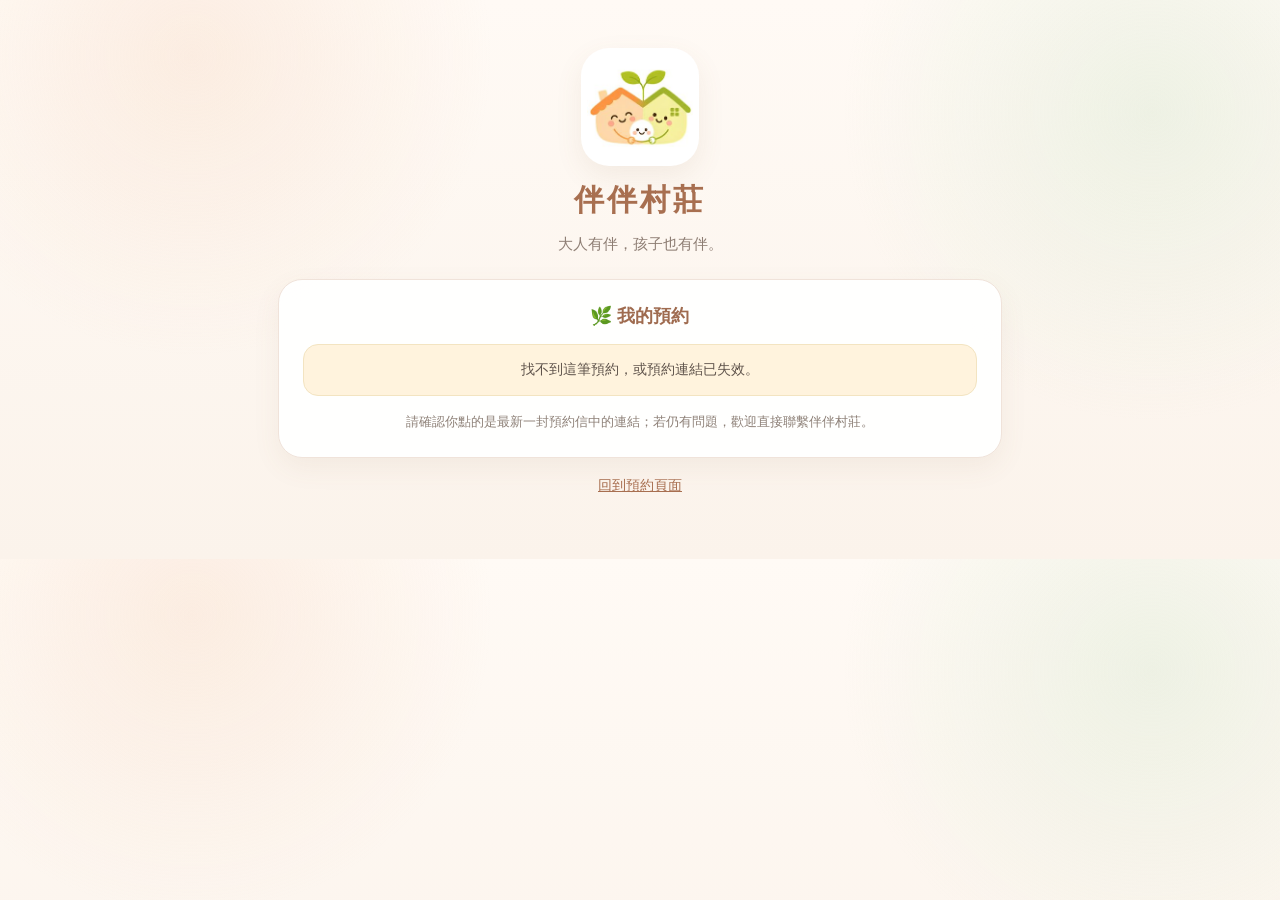
<file: manage.html>
<!DOCTYPE html>
<html lang="zh-Hant">
<head>
<meta charset="UTF-8">
<meta name="viewport" content="width=device-width,initial-scale=1">
<meta name="robots" content="noindex">
<title>伴伴村莊｜我的預約</title>
<link rel="icon" href="logo.jpg">
<link rel="stylesheet" href="style.css">
</head>
<body>
<div class="wrapper">
  <div class="hero">
    <img class="logo" src="logo.jpg" alt="伴伴村莊 Logo">
    <h1>伴伴村莊</h1>
    <div class="subtitle">大人有伴，孩子也有伴。</div>
  </div>

  <div id="manageLoading" class="card" style="text-align:center">正在讀取你的預約資料……</div>

  <div id="manageError" class="card hidden" style="text-align:center">
    <div class="section-title">🌿 我的預約</div>
    <div class="notice" id="manageErrorText" style="margin-bottom:0">找不到這筆預約，或預約連結已失效。</div>
    <div class="small-note" id="manageErrorHint">請確認你點的是最新一封預約信中的連結；若仍有問題，歡迎直接聯繫伴伴村莊。</div>
    <button type="button" class="secondary-btn hidden" id="retryBtn" style="margin-top:14px" onclick="loadBooking()">重新讀取</button>
  </div>

  <div id="manageSuccess" class="success-box hidden" style="margin-bottom:18px">
    <div style="font-size:52px" id="manageSuccessIcon">🌷</div>
    <h2 id="manageSuccessTitle" style="color:#a96e4e"></h2>
    <p id="manageSuccessText"></p>
  </div>

  <div id="manageArea" class="card hidden">
    <div class="section-title">🌿 我的預約</div>
    <div id="manageBookingInfo" class="booking-info"></div>
    <div id="manageStatus" class="status-row"></div>
    <div id="manageNotice" class="notice"></div>

    <div id="manageActions">
      <div class="actions" id="actionButtons">
        <button type="button" class="confirm-btn" onclick="showConfirm('confirm')">保留這次預約</button>
        <button type="button" class="cancel-btn" onclick="showConfirm('cancel')">取消這次預約</button>
      </div>

      <div id="confirmBox" class="inline-confirm hidden">
        <div class="inline-confirm-title" id="confirmTitle"></div>
        <div class="inline-confirm-actions">
          <button type="button" id="confirmGo" onclick="doRespond()">確定</button>
          <button type="button" class="secondary-btn" onclick="hideConfirm()">返回</button>
        </div>
      </div>
    </div>

    <div id="manageMessage" class="message"></div>
  </div>

  <div style="text-align:center;margin-top:8px"><a class="link-btn" href="index.html">回到預約頁面</a></div>
</div>

<script src="config.js"></script>
<script src="common.js"></script>
<script>
var BOOKING_ID = qs('id').trim();
var TOKEN = qs('token').trim();
var pendingOp = '';

function show(id, on) { document.getElementById(id).classList.toggle('hidden', !on); }

function showError(text, canRetry) {
  show('manageLoading', false);
  show('manageArea', false);
  show('manageError', true);
  document.getElementById('manageErrorText').innerText = text || '找不到這筆預約，或預約連結已失效。';
  show('retryBtn', !!canRetry);
}

function loadBooking() {
  show('manageError', false);
  show('manageLoading', true);

  if (!BOOKING_ID || !TOKEN) {
    showError('找不到這筆預約，或預約連結已失效。', false);
    return;
  }

  api('getBooking', { id:BOOKING_ID, token:TOKEN })
    .then(function (r) {
      if (!r || !r.success) {
        showError((r && r.message) || '找不到這筆預約，或預約連結已失效。', false);
        return;
      }
      render(r);
    })
    .catch(function (err) {
      showError(err.message, true);
    });
}

function render(r) {
  show('manageLoading', false);
  show('manageError', false);
  show('manageArea', true);

  var parents = [r.parent1, r.parent2].filter(Boolean).join('、');
  var babies = (r.babies || []).map(function (b) { return b.label; }).join('、');

  document.getElementById('manageBookingInfo').innerHTML =
    '<strong>預約項目</strong><br>' + escapeHtml(r.type === '課程' ? '才藝課程：' + r.courseName : '一般入村預約') +
    '<br><br><strong>預約編號</strong><br>' + escapeHtml(r.bookingId) +
    '<br><br><strong>日期</strong><br>' + escapeHtml(r.date) + weekdayText(r.date) +
    '<br><br><strong>時段</strong><br>' + escapeHtml(r.timeSlot) +
    '<br><br><strong>家長</strong><br>' + escapeHtml(parents || '-') +
    '<br><br><strong>寶寶</strong><br>' + escapeHtml(babies || '-') +
    '<br><br><strong>預約人數</strong><br>' + r.totalPeople + ' 人（幼兒 ' + r.childrenCount + ' 位）' +
    '<br><br><strong>預估費用</strong><br>NT$ ' + r.totalPrice;

  var c = document.getElementById('manageStatus');
  var confirmState = r.attendanceConfirm || '等待回覆';
  c.innerHTML =
    '<span class="status-pill' + (r.status === '取消' ? ' cancel' : '') + '">預約狀態：' + escapeHtml(r.status) + '</span>' +
    '<span class="status-pill' + (confirmState === '保留' ? ' good' : confirmState === '取消' ? ' cancel' : '') + '">到訪確認：' + escapeHtml(confirmState) + '</span>' +
    '<span class="status-pill' + (r.paymentStatus === '已收款' ? ' good' : '') + '">收款狀態：' + escapeHtml(r.paymentStatus || '未收款') + '</span>';

  var notice = document.getElementById('manageNotice');
  hideConfirm();

  if (r.status === '取消') {
    notice.innerText = '這筆預約已經取消，該時段名額已重新釋出。';
    show('manageActions', false);
  } else if (r.isPast) {
    notice.innerText = '這筆預約的日期已經過了，謝謝你來伴伴村莊 🌿';
    show('manageActions', false);
  } else if (confirmState === '保留') {
    notice.innerText = '你已經確認保留這次預約。如果後續行程有變，仍可在這裡取消。';
    show('manageActions', true);
  } else {
    notice.innerHTML = '如果時間沒有變動，可以選擇「保留這次預約」。<br>如果無法前來，請選擇「取消這次預約」，名額就會重新開放給其他家庭。';
    show('manageActions', true);
  }
}

function showConfirm(op) {
  pendingOp = op;
  document.getElementById('confirmTitle').innerText = op === 'confirm'
    ? '確定要保留這次預約嗎？'
    : '確定要取消這次預約嗎？取消後名額會立即重新開放。';
  var go = document.getElementById('confirmGo');
  go.className = op === 'confirm' ? 'confirm-btn' : 'cancel-btn';
  go.innerText = op === 'confirm' ? '確定保留' : '確定取消';
  go.disabled = false;
  show('confirmBox', true);
  document.getElementById('manageMessage').innerText = '';
}

function hideConfirm() { show('confirmBox', false); }

function doRespond() {
  var op = pendingOp;
  var go = document.getElementById('confirmGo');
  var msg = document.getElementById('manageMessage');
  go.disabled = true;
  go.innerText = '正在處理……';

  api('respond', { op:op, id:BOOKING_ID, token:TOKEN })
    .then(function (r) {
      if (!r || !r.success) {
        go.disabled = false;
        go.innerText = op === 'confirm' ? '確定保留' : '確定取消';
        msg.innerText = (r && r.message) || '操作失敗，請稍後再試。';
        return;
      }

      document.getElementById('manageSuccessIcon').innerText = r.action === 'cancel' ? '🌱' : '🌷';
      document.getElementById('manageSuccessTitle').innerText = r.action === 'cancel' ? '預約已取消' : '已保留這次預約';
      document.getElementById('manageSuccessText').innerText = r.message;
      show('manageSuccess', true);
      window.scrollTo(0, 0);
      return api('getBooking', { id:BOOKING_ID, token:TOKEN }).then(function (b) { if (b && b.success) render(b); });
    })
    .catch(function (err) {
      go.disabled = false;
      go.innerText = op === 'confirm' ? '確定保留' : '確定取消';
      msg.innerText = err.message;
    });
}

loadBooking();
</script>
</body>
</html>
</file>
<file: style.css>
*{box-sizing:border-box}body{margin:0;font-family:"Noto Sans TC","PingFang TC","Microsoft JhengHei",sans-serif;color:#5f534b;background:radial-gradient(circle at 15% 10%,rgba(246,213,190,.35),transparent 25%),radial-gradient(circle at 90% 20%,rgba(207,227,199,.34),transparent 25%),linear-gradient(180deg,#fffaf5 0%,#fbf3eb 100%)}.wrapper{max-width:760px;margin:auto;padding:28px 18px 64px}.hero{text-align:center;padding:20px 10px 22px}.logo{width:118px;height:118px;object-fit:contain;border-radius:28px;background:white;padding:6px;box-shadow:0 10px 28px rgba(130,95,70,.09)}h1{margin:10px 0 0;color:#a86f50;font-size:30px;letter-spacing:3px}.subtitle{margin-top:9px;color:#8e7e74;line-height:1.8;font-size:15px}.badges{display:flex;gap:8px;justify-content:center;flex-wrap:wrap;margin-top:14px}.badge{padding:7px 11px;border-radius:999px;background:#fff;border:1px solid #efe0d6;color:#927767;font-size:12px}.card{background:rgba(255,255,255,.96);border:1px solid #f0e3da;border-radius:24px;padding:24px;margin-bottom:18px;box-shadow:0 10px 28px rgba(130,95,70,.07)}.section-title{font-size:18px;font-weight:800;color:#9f6b4f;margin-bottom:16px}.notice{background:#fff3dd;border:1px solid #f3e4c1;border-radius:15px;padding:13px 15px;line-height:1.7;font-size:14px;margin-bottom:18px}.field{margin-bottom:18px}label{display:block;font-size:14px;font-weight:700;margin-bottom:7px}.required{color:#c96b61}input,textarea,select{width:100%;border:1px solid #e5d8d0;border-radius:13px;background:#fffdfa;padding:13px 14px;font-size:16px;color:#5f534b;outline:none}input:focus,textarea:focus,select:focus{border-color:#d3a489;box-shadow:0 0 0 3px rgba(211,164,137,.14)}.grid2{display:grid;grid-template-columns:1fr 1fr;gap:14px}.slots{display:grid;grid-template-columns:repeat(2,1fr);gap:12px}.slot{padding:16px 12px;border:1px solid #e7d8cf;border-radius:16px;background:#fff;cursor:pointer;transition:.18s}.slot:hover:not(.disabled){transform:translateY(-2px);border-color:#c99576}.slot.selected{background:#be8260;color:white;border-color:#be8260}.slot.disabled{background:#eee9e6;color:#a59c96;cursor:not-allowed}.slot-time{font-weight:800;font-size:15px}.slot-count{font-size:13px;margin-top:5px}.slot-bar{height:6px;border-radius:999px;background:#eee5df;margin-top:10px;overflow:hidden}.slot-bar>span{display:block;height:100%;background:#d4a98e}.slot.selected .slot-bar{background:rgba(255,255,255,.28)}.slot.selected .slot-bar>span{background:white}.checkbox-item{display:flex;gap:9px;align-items:flex-start;padding:11px 12px;border-radius:12px;background:#fff9f5;margin-bottom:8px;border:1px solid #f5e9e1}.checkbox-item input{width:auto;margin-top:3px}.checkbox-item label{margin:0;font-weight:500;line-height:1.5}.price-box{margin-top:10px;text-align:center;background:#f7eee7;border-radius:18px;padding:18px}.price{font-size:30px;font-weight:900;color:#a96e4e;margin:4px 0}button{width:100%;border:none;border-radius:15px;padding:16px;background:#b97d5c;color:#fff;font-size:17px;font-weight:800;cursor:pointer;box-shadow:0 8px 20px rgba(185,125,92,.22)}button:hover{background:#a96e4e}button:disabled{background:#bbb;cursor:not-allowed}.cancel-btn{background:#c47c70}.confirm-btn{background:#88a94a}.message{text-align:center;margin-top:15px;line-height:1.8}.success-box{background:#fff;border-radius:24px;padding:34px 24px;text-align:center;border:1px solid #f0e3da;box-shadow:0 10px 28px rgba(130,95,70,.07)}.booking-info{background:#fff8f2;border:1px solid #f0e2d7;border-radius:16px;padding:18px;margin:20px 0;text-align:left;line-height:1.9}.actions{display:grid;grid-template-columns:1fr 1fr;gap:12px}
.status-row{display:flex;flex-wrap:wrap;gap:8px;margin:14px 0}
.status-pill{display:inline-block;border-radius:999px;padding:6px 10px;font-size:12px;background:#f0e8e2;color:#745f53}
.status-pill.good{background:#e2efdc;color:#5c744e}
.status-pill.cancel{background:#f0dfdc;color:#93665d}
.small-note{color:#8e8178;font-size:13px;line-height:1.7;margin-top:15px}
.hidden{display:none}.age-selects{display:grid;grid-template-columns:1fr 1fr;gap:10px}.age-select-wrap{display:flex;align-items:center;gap:7px}.age-select-wrap select{margin:0}.inline-confirm{margin-top:16px;background:#fff3dd;border:1px solid #f3e4c1;border-radius:14px;padding:15px}.inline-confirm-title{font-weight:800;margin-bottom:12px}.inline-confirm-actions{display:grid;grid-template-columns:1fr 1fr;gap:10px}.secondary-btn{background:#eee6e0;color:#675c55;box-shadow:none}.secondary-btn:hover{background:#e4d9d1}@media(max-width:580px){.slots,.grid2,.actions{grid-template-columns:1fr}h1{font-size:27px}.card{padding:20px}}

/* ===== v2 新增 ===== */
.tabs{display:grid;grid-template-columns:1fr 1fr;gap:10px;margin-bottom:18px}
.tab{background:#fff;color:#8f6a55;border:1px solid #ecdcd1;box-shadow:none;padding:14px;font-size:16px}
.tab:hover{background:#fff7f1}
.tab.active{background:#b97d5c;color:#fff;border-color:#b97d5c}
.course-list{display:grid;gap:12px}
.course{border:1px solid #e7d8cf;border-radius:16px;background:#fff;padding:16px;cursor:pointer;transition:.18s}
.course:hover:not(.disabled){transform:translateY(-2px);border-color:#c99576}
.course.selected{border-color:#be8260;box-shadow:0 0 0 3px rgba(190,130,96,.18);background:#fff9f5}
.course.disabled{background:#eee9e6;color:#a59c96;cursor:not-allowed}
.course-name{font-weight:900;font-size:17px;color:#9f6b4f}
.course.disabled .course-name{color:#a59c96}
.course-meta{font-size:14px;margin-top:6px;line-height:1.7}
.course-desc{font-size:13px;color:#8e8178;margin-top:6px;white-space:pre-line}
.course-tag{display:inline-block;padding:3px 9px;border-radius:999px;font-size:12px;background:#f3e6dc;color:#8a5f47;margin-left:6px}
.course-tag.full{background:#e9e1dc;color:#9a8f88}
.loading-box{text-align:center;color:#8e7e74;padding:16px}
.error-box{background:#fbe9e5;border:1px solid #efcfc6;color:#9a5a4f;border-radius:14px;padding:14px;line-height:1.7;text-align:center}
.link-btn{background:none;box-shadow:none;color:#a86f50;text-decoration:underline;padding:8px;width:auto;font-size:14px}
.link-btn:hover{background:none}
.slot.closed{background:#efe9e5;color:#a59c96;cursor:not-allowed}
</file>
<file: admin.css>
*{box-sizing:border-box}body{margin:0;font-family:"Noto Sans TC","PingFang TC","Microsoft JhengHei",sans-serif;background:#f6f2ed;color:#544c46}.container{max-width:1280px;margin:auto;padding:28px 20px 60px}.header{display:flex;justify-content:space-between;gap:20px;align-items:center;margin-bottom:20px}.brand-wrap{display:flex;align-items:center;gap:14px}.logo{width:66px;height:66px;object-fit:contain;border-radius:16px;background:white;padding:4px;border:1px solid #eadfd7}.brand h1{margin:0;color:#a56d50;font-size:28px}.brand p{margin:6px 0 0;color:#897a70}.btn{border:none;border-radius:11px;padding:11px 15px;background:#b87d5d;color:white;font-weight:700;cursor:pointer}.btn.secondary{background:#ece4de;color:#695f58}.btn.paid{background:#7d9e55}.stats{display:grid;grid-template-columns:repeat(5,1fr);gap:12px;margin-bottom:18px}.stat{background:#fff;border:1px solid #eadfd7;border-radius:16px;padding:17px;box-shadow:0 6px 20px rgba(100,80,65,.05)}.stat-label{font-size:12px;color:#93857c;margin-bottom:7px}.stat-value{font-size:25px;font-weight:900;color:#9f6a4e}.stat-value.green{color:#738f50}.stat-value.red{color:#b56f65}.card{background:#fff;border:1px solid #eadfd7;border-radius:20px;padding:20px;box-shadow:0 7px 24px rgba(100,80,65,.05)}.toolbar{display:flex;justify-content:space-between;align-items:center;gap:12px;margin-bottom:18px}.month-nav{display:flex;align-items:center;gap:10px}.month-title{font-size:21px;font-weight:900;color:#8f6048;min-width:160px;text-align:center}.legend{display:flex;gap:12px;flex-wrap:wrap;font-size:12px;color:#84756c}.legend span{display:flex;align-items:center;gap:6px}.dot{width:10px;height:10px;border-radius:50%}.dot.empty{background:#ece8e4}.dot.open{background:#d9b39a}.dot.full{background:#c88678}.dot.closed{background:#c8c2bd}.week{display:grid;grid-template-columns:repeat(7,1fr);gap:8px;margin-bottom:8px}.week div{text-align:center;color:#877970;font-weight:800;font-size:13px}.calendar{display:grid;grid-template-columns:repeat(7,1fr);gap:8px}.day{min-height:215px;border:1px solid #ebe0d8;border-radius:14px;padding:9px;background:#fff}.day.closed{background:#f0ece8}.day-number{font-weight:900;margin-bottom:8px;color:#6f625a}.today .day-number{display:inline-flex;align-items:center;justify-content:center;width:28px;height:28px;border-radius:50%;background:#b97e5d;color:white}.closed-text{font-size:12px;color:#a39a93;margin-top:6px}.slot{border-radius:9px;padding:7px 8px;margin-bottom:6px;font-size:12px;cursor:pointer;border:1px solid transparent;transition:.15s}.slot:hover{transform:translateY(-1px)}.slot.empty{background:#f6f4f2;color:#aaa}.slot.open{background:#f7ece5;color:#745a4c;border-color:#ecd9cc}.slot.full{background:#ead1ca;color:#7d4e47;border-color:#ddb9af}.slot-top{display:flex;justify-content:space-between;gap:6px;font-weight:800}.names{margin-top:4px;font-size:11px;white-space:nowrap;overflow:hidden;text-overflow:ellipsis}.login{max-width:420px;margin:90px auto;text-align:center;background:white;border:1px solid #eadfd7;border-radius:20px;padding:26px}input{width:100%;padding:13px;border:1px solid #ddd0c7;border-radius:10px;font-size:16px;margin:16px 0}.overlay{position:fixed;inset:0;background:rgba(0,0,0,.38);z-index:2000;display:none;align-items:center;justify-content:center;padding:20px}.modal{width:min(720px,100%);max-height:88vh;overflow:auto;background:white;border-radius:20px;padding:24px;box-shadow:0 18px 45px rgba(0,0,0,.2)}.modal-header{display:flex;justify-content:space-between;gap:15px;align-items:flex-start}.modal h2{margin:0;color:#9b684d;font-size:21px}.close{border:none;background:#eee8e3;color:#655c56;border-radius:9px;padding:8px 10px;cursor:pointer}.booking{margin-top:14px;background:#fff8f3;border:1px solid #f0dfd3;border-radius:14px;padding:16px;line-height:1.8}.booking.cancelled{opacity:.55;background:#f2efed}.booking-title{display:flex;justify-content:space-between;gap:10px;align-items:center;margin-bottom:8px}.booking-name{font-size:17px;font-weight:900;color:#986247}.tags{display:flex;gap:6px;flex-wrap:wrap;justify-content:flex-end}.tag{display:inline-block;padding:4px 8px;border-radius:999px;font-size:11px;background:#eee7e2;color:#735f54}.tag.confirm{background:#e3f0df;color:#587053}.tag.cancel{background:#eee4e2;color:#8a6760}.tag.paid{background:#dcead4;color:#557046}.tag.unpaid{background:#f4dfd5;color:#946350}.info-grid{display:grid;grid-template-columns:1fr 1fr;gap:8px 18px;font-size:14px}.info-grid strong{color:#75675e}.payment-actions{display:flex;gap:10px;margin-top:14px}.payment-actions button{flex:1}.hidden{display:none}.admin-cancel-confirm{margin-top:12px;background:#fff0eb;border:1px solid #ecd2c8;border-radius:12px;padding:13px}.admin-cancel-confirm strong{display:block;margin-bottom:10px}.admin-cancel-actions{display:flex;gap:8px}.btn.cancel{background:#c47c70}.btn.light{background:#eee6e0;color:#675c55}@media(max-width:1000px){.stats{grid-template-columns:repeat(2,1fr)}.calendar{grid-template-columns:1fr}.week{display:none}.day{min-height:auto}}@media(max-width:560px){.header,.toolbar{align-items:flex-start;flex-direction:column}.stats{grid-template-columns:1fr 1fr}.info-grid{grid-template-columns:1fr}.payment-actions{flex-direction:column}}

/* ===== v2 新增 ===== */
.admin-tabs{display:flex;gap:8px;flex-wrap:wrap;margin-bottom:18px}
.admin-tab{border:1px solid #e3d6cd;background:#fff;color:#7a6457;border-radius:999px;padding:10px 18px;font-weight:800;cursor:pointer}
.admin-tab.active{background:#b87d5d;color:#fff;border-color:#b87d5d}
.panel-title{font-size:19px;font-weight:900;color:#8f6048;margin:0 0 14px}
.form-grid{display:grid;grid-template-columns:repeat(4,1fr);gap:12px}
.form-grid .span2{grid-column:span 2}
.form-grid .span4{grid-column:1/-1}
.f label{display:block;font-size:13px;font-weight:800;color:#7b6a60;margin-bottom:6px}
.f input,.f select,.f textarea{width:100%;padding:11px;border:1px solid #ddd0c7;border-radius:10px;font-size:15px;margin:0;background:#fffdfa;font-family:inherit;color:#544c46}
.form-actions{display:flex;gap:10px;margin-top:14px;flex-wrap:wrap}
.form-msg{margin-top:10px;font-size:14px;line-height:1.7}
.form-msg.ok{color:#5f7d43}.form-msg.err{color:#b56f65}
.list{display:grid;gap:10px;margin-top:6px}
.row-item{display:flex;justify-content:space-between;gap:14px;align-items:center;border:1px solid #eadfd7;border-radius:14px;padding:14px;background:#fffaf6;flex-wrap:wrap}
.row-item.past{opacity:.6}
.row-item.closedc{background:#f3efec}
.row-main{min-width:220px;flex:1;line-height:1.7}
.row-title{font-weight:900;color:#8f6048;font-size:16px}
.row-sub{font-size:13px;color:#86776d}
.row-actions{display:flex;gap:6px;flex-wrap:wrap}
.row-actions .btn{padding:8px 11px;font-size:13px}
.empty-note{color:#9a8d85;text-align:center;padding:18px}
.slot.course{background:#eef1e3;color:#5d6b3f;border-color:#dbe3c3}
.slot.course.full{background:#e3e8cf}
.slot.off{background:#ece8e4;color:#9d948d;border-color:#e0d9d3}
.dot.course{background:#b9c98f}.dot.off{background:#9d948d}
.closure-banner{font-size:12px;background:#ece8e4;color:#7d726b;border-radius:8px;padding:6px 8px;margin-bottom:6px}
.tag.course{background:#e6edd5;color:#5d6b3f}
.affected{margin-top:12px;background:#fff0eb;border:1px solid #ecd2c8;border-radius:12px;padding:13px;font-size:14px;line-height:1.7}
.affected label{display:flex;gap:8px;align-items:flex-start;margin-top:8px;font-weight:700}
.affected input{width:auto;margin:4px 0 0}
@media(max-width:760px){.form-grid{grid-template-columns:1fr 1fr}.form-grid .span2{grid-column:1/-1}}
.checks{display:grid;gap:8px;margin-top:14px;font-size:14px;color:#6f625a}
.checks label{display:flex;gap:8px;align-items:flex-start}
.checks input{width:auto;margin:3px 0 0}
@media(max-width:560px){.form-grid{grid-template-columns:1fr}}
</file>
